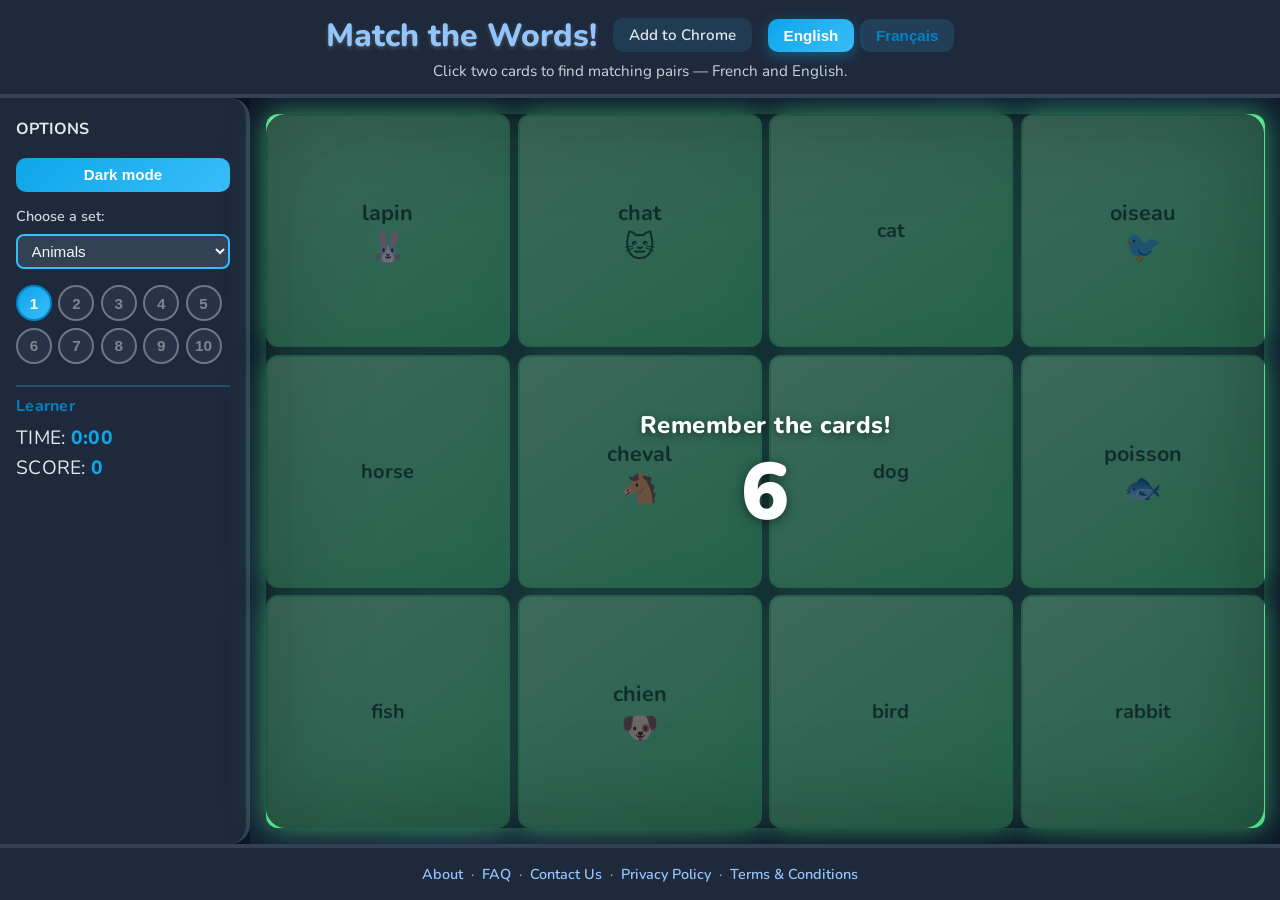
<file: index.html>
<!DOCTYPE html>
<html lang="en" class="theme-dark">
<head>
  <!-- Ad script loaded during game preview (see game.js) -->
  <!-- Google tag (gtag.js) -->
  <script async src="https://www.googletagmanager.com/gtag/js?id=G-3M0G4M3ZP7"></script>
  <script>
    window.dataLayer = window.dataLayer || [];
    function gtag(){dataLayer.push(arguments);}
    gtag('js', new Date());

    gtag('config', 'G-3M0G4M3ZP7');
  </script>
  <meta charset="UTF-8">
  <meta name="viewport" content="width=device-width, initial-scale=1.0">
  <title>French & English Matching Game</title>
  <script async src="https://pagead2.googlesyndication.com/pagead/js/adsbygoogle.js?client=ca-pub-5818700278216143" crossorigin="anonymous"></script>
  <link rel="preconnect" href="https://fonts.googleapis.com">
  <link rel="preconnect" href="https://fonts.gstatic.com" crossorigin>
  <link href="https://fonts.googleapis.com/css2?family=Nunito:wght@600;700;800&display=swap" rel="stylesheet">
  <link rel="stylesheet" href="style.css">
</head>
<body>
  <header class="header">
    <div class="header-top">
      <h1 id="page-title">Match the Words!</h1>
      <a href="https://chromewebstore.google.com/detail/dmmlkmlpfnjhclheapjllopnfknjkdfm" target="_blank" rel="noopener noreferrer" class="btn btn-mode add-to-chrome-btn" id="add-to-chrome-link">Add to Chrome</a>
      <div class="lang-toggle" role="group" aria-label="Language">
        <button type="button" id="lang-en" class="btn btn-lang active" data-lang="en">English</button>
        <button type="button" id="lang-fr" class="btn btn-lang" data-lang="fr">Français</button>
      </div>
    </div>
    <p class="instruction" id="instruction">Click two cards to find matching pairs — French and English.</p>
    <button type="button" id="options-toggle" class="options-toggle" aria-label="Open options" aria-expanded="false">Options</button>
  </header>

  <main class="main">
    <div id="options-overlay" class="options-overlay" aria-hidden="true"></div>
    <div class="main-inner">
      <aside class="options-panel" id="options-panel">
        <div class="options-panel-header">
          <h2 class="options-title" id="options-title">OPTIONS</h2>
          <button type="button" id="options-close" class="options-close" aria-label="Close options">×</button>
        </div>
        <div class="theme-option" role="group" aria-label="Theme">
          <button type="button" id="dark-mode-toggle" class="btn btn-mode btn-theme-toggle" aria-pressed="false">Dark mode</button>
        </div>
        <div class="controls">
          <label for="set-select" id="set-label">Choose a set:</label>
          <select id="set-select" aria-label="Choose word set">
            <option value="">Loading...</option>
          </select>
          <label for="level-select" id="level-label">Level:</label>
          <div class="level-row" id="level-select-row">
            <select id="level-select" aria-label="Level">
              <option value="1">1</option>
              <option value="2">2</option>
              <option value="3">3</option>
              <option value="4">4</option>
              <option value="5">5</option>
              <option value="6">6</option>
              <option value="7">7</option>
              <option value="8">8</option>
              <option value="9">9</option>
              <option value="10">10</option>
            </select>
            <button type="button" id="next-btn" class="btn btn-primary">Next</button>
          </div>
          <div id="practice-level-strip" class="practice-level-strip hidden" role="group" aria-label="Level"></div>
        </div>
        <div class="game-hud">
          <div class="hud-stat hud-title" id="title-display-wrap"><span id="title-display" aria-label="Your rank">Bronze Learner 🥉</span></div>
          <div class="progress-section">
            <div class="progress-label"><span id="progress-text">Level 1/10 · 0/6 pairs</span></div>
            <div class="progress-bar-wrap">
              <div class="progress-bar level-progress-bar" role="progressbar" aria-valuenow="1" aria-valuemin="1" aria-valuemax="10" aria-label="Level progress">
                <div class="progress-bar-fill level-progress-fill" id="level-progress-fill"></div>
              </div>
            </div>
            <div id="pairs-progress-bar" class="progress-bar pairs-progress-bar" role="progressbar" aria-valuenow="0" aria-valuemin="0" aria-valuemax="6" aria-label="Pairs matched">
              <div class="progress-bar-fill pairs-progress-fill" id="progress-bar-fill"></div>
            </div>
          </div>
          <div class="hud-stat hud-time"><span class="hud-stat-label" id="time-label">TIME:</span> <span id="timer-text">0:00</span></div>
          <div class="hud-stat hud-score"><span class="hud-stat-label" id="score-label">SCORE:</span> <span id="score-value">0</span></div>
        </div>
      </aside>
      <div class="game-board-wrap">
        <div id="game-area" class="game-area" aria-live="polite"></div>
      </div>
    </div>

    <div id="win-message" class="win-message hidden" role="alert">
      <p id="win-text">You did it! Great job!</p>
      <div class="win-stats">
        <div id="win-stars" class="win-stars" role="img" aria-label="Stars"></div>
        <p id="win-score-line">Score: <strong id="win-score-value">0</strong></p>
        <p id="win-time-line">Time: <strong id="win-time-value">0:00</strong></p>
      </div>
      <div class="win-actions">
        <button type="button" id="win-replay-btn" class="btn btn-primary">Replay</button>
        <button type="button" id="win-next-btn" class="btn btn-primary">Next</button>
        <button type="button" id="win-back-btn" class="btn btn-secondary">Back to start</button>
      </div>
    </div>

    <div id="timeup-message" class="win-message timeup-message hidden" role="alert">
      <p id="timeup-text">Time's up!</p>
      <p class="timeup-hint">Try again and match all pairs before the timer runs out!</p>
      <div class="win-actions">
        <button type="button" id="timeup-retry-btn" class="btn btn-primary">Retry</button>
        <button type="button" id="timeup-back-btn" class="btn btn-secondary">Back to start</button>
      </div>
    </div>

  </main>

  <footer class="site-footer">
    <nav class="site-footer-nav" aria-label="Footer navigation">
      <a href="about.html#about">About</a>
      <a href="about.html#faq">FAQ</a>
      <a href="contact.html">Contact Us</a>
      <a href="privacy.html">Privacy Policy</a>
      <a href="terms.html">Terms & Conditions</a>
    </nav>
  </footer>

  <script src="game.js"></script>
</body>
</html>
</file>
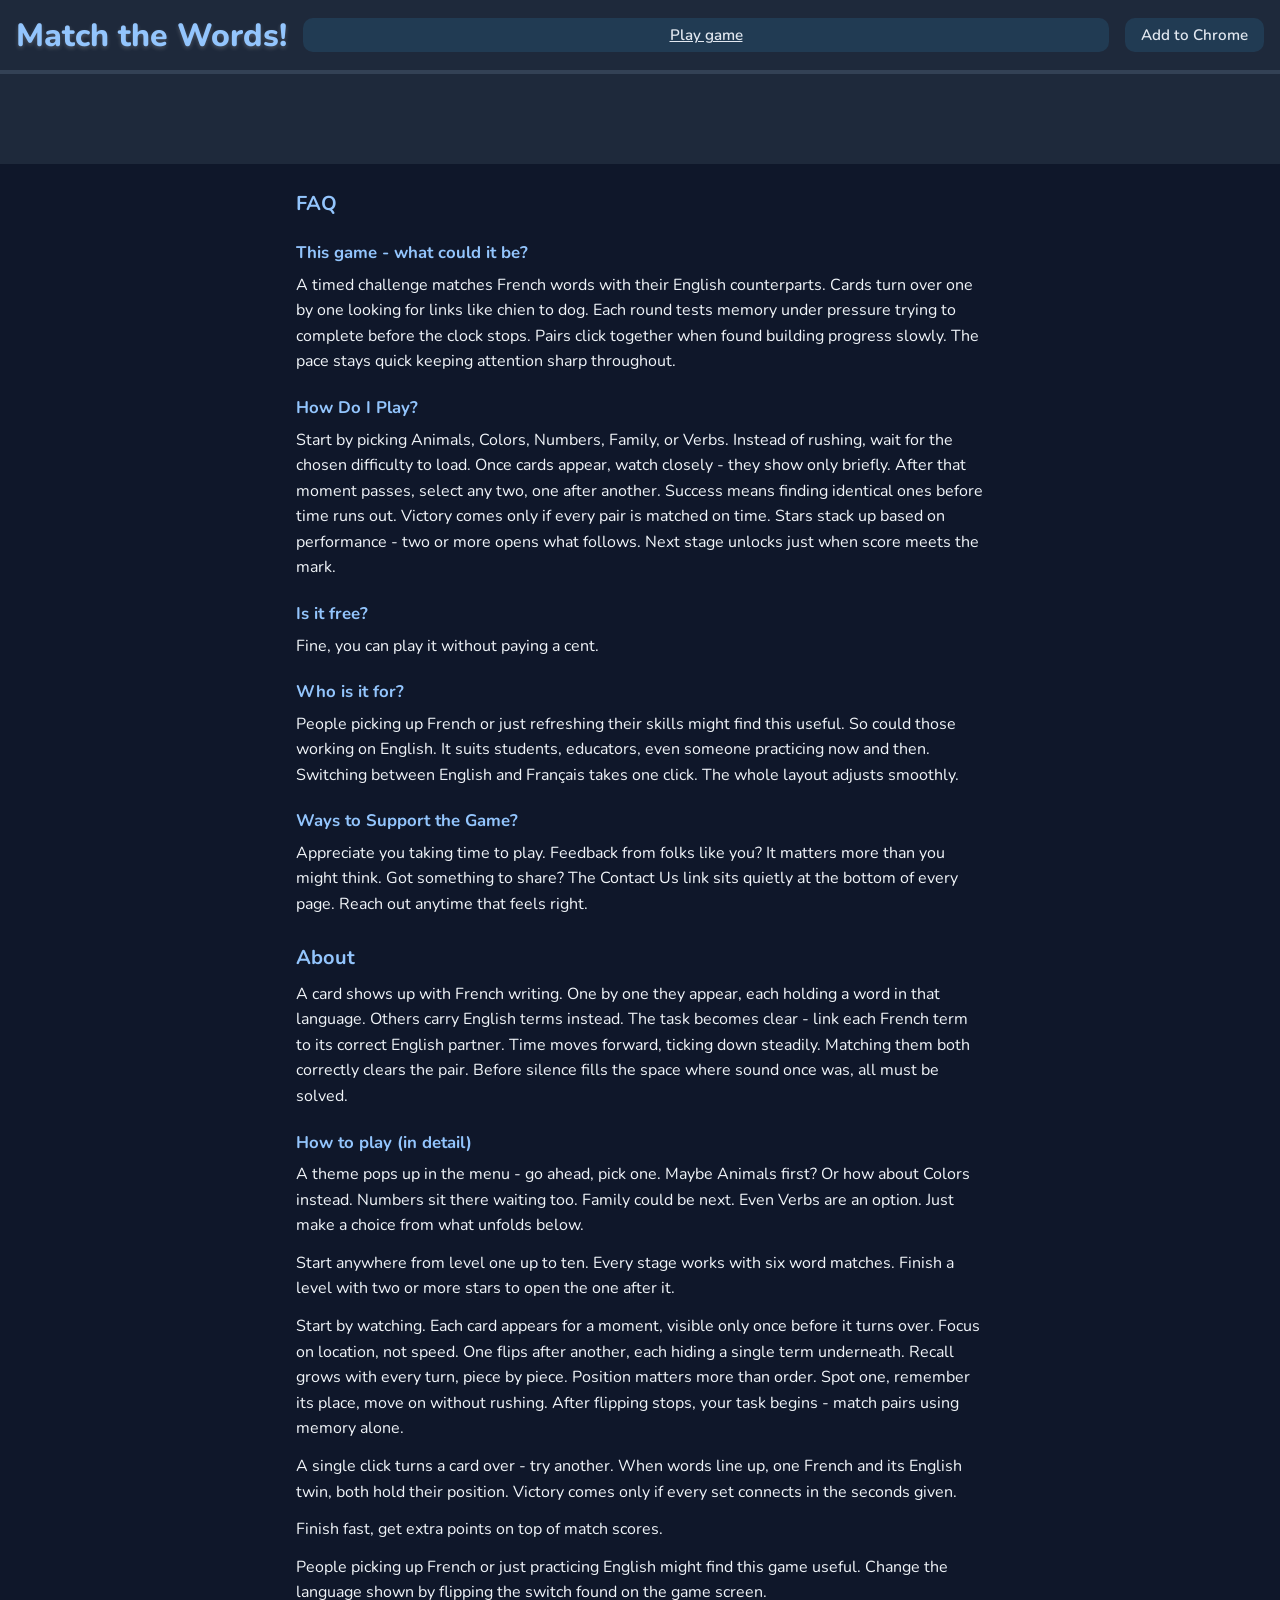
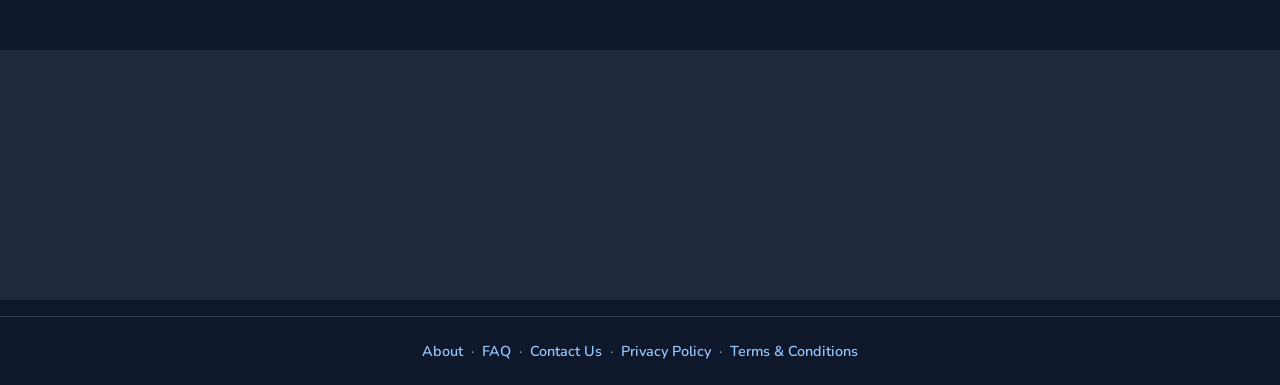
<file: about.html>
<!DOCTYPE html>
<html lang="en" class="theme-dark">
<head>
  <script src="https://quge5.com/88/tag.min.js" data-zone="218059" async data-cfasync="false"></script>
  <!-- Google tag (gtag.js) -->
  <script async src="https://www.googletagmanager.com/gtag/js?id=G-3M0G4M3ZP7"></script>
  <script>
    window.dataLayer = window.dataLayer || [];
    function gtag(){dataLayer.push(arguments);}
    gtag('js', new Date());

    gtag('config', 'G-3M0G4M3ZP7');
  </script>
  <meta charset="UTF-8">
  <meta name="viewport" content="width=device-width, initial-scale=1.0">
  <title>FAQ & About — French & English Matching Game</title>
  <meta name="description" content="FAQ and about the French-English vocabulary matching game. How to play, who it's for, and how to support the game.">
  <script async src="https://pagead2.googlesyndication.com/pagead/js/adsbygoogle.js?client=ca-pub-5818700278216143" crossorigin="anonymous"></script>
  <link rel="preconnect" href="https://fonts.googleapis.com">
  <link rel="preconnect" href="https://fonts.gstatic.com" crossorigin>
  <link href="https://fonts.googleapis.com/css2?family=Nunito:wght@600;700;800&display=swap" rel="stylesheet">
  <link rel="stylesheet" href="style.css">
</head>
<body class="about-page">
  <header class="header">
    <div class="header-top">
      <h1 class="about-site-title"><a href="index.html" class="about-site-link">Match the Words!</a></h1>
      <a href="index.html" class="btn btn-mode">Play game</a>
      <a href="https://chromewebstore.google.com/detail/dmmlkmlpfnjhclheapjllopnfknjkdfm" target="_blank" rel="noopener noreferrer" class="btn btn-mode add-to-chrome-btn">Add to Chrome</a>
    </div>
  </header>

  <!-- Reserved space for display ad (e.g. leaderboard) -->
  <div class="ad-slot ad-slot-top" aria-label="Advertisement"><!-- Display ad placeholder --></div>

  <main class="about-main">
    <article class="about-content">
      <h2 id="faq">FAQ</h2>

      <h3 id="faq-what">This game - what could it be?</h3>
      <p>A timed challenge matches French words with their English counterparts. Cards turn over one by one looking for links like chien to dog. Each round tests memory under pressure trying to complete before the clock stops. Pairs click together when found building progress slowly. The pace stays quick keeping attention sharp throughout.</p>

      <h3 id="faq-how">How Do I Play?</h3>
      <p>Start by picking Animals, Colors, Numbers, Family, or Verbs. Instead of rushing, wait for the chosen difficulty to load. Once cards appear, watch closely - they show only briefly. After that moment passes, select any two, one after another. Success means finding identical ones before time runs out. Victory comes only if every pair is matched on time. Stars stack up based on performance - two or more opens what follows. Next stage unlocks just when score meets the mark.</p>

      <h3 id="faq-free">Is it free?</h3>
      <p>Fine, you can play it without paying a cent.</p>

      <h3 id="faq-who">Who is it for?</h3>
      <p>People picking up French or just refreshing their skills might find this useful. So could those working on English. It suits students, educators, even someone practicing now and then. Switching between English and Français takes one click. The whole layout adjusts smoothly.</p>

      <h3 id="faq-support">Ways to Support the Game?</h3>
      <p>Appreciate you taking time to play. Feedback from folks like you? It matters more than you might think. Got something to share? The Contact Us link sits quietly at the bottom of every page. Reach out anytime that feels right.</p>

      <h2 id="about">About</h2>
      <p>A card shows up with French writing. One by one they appear, each holding a word in that language. Others carry English terms instead. The task becomes clear - link each French term to its correct English partner. Time moves forward, ticking down steadily. Matching them both correctly clears the pair. Before silence fills the space where sound once was, all must be solved.</p>

      <h3 id="how">How to play (in detail)</h3>
      <p>A theme pops up in the menu - go ahead, pick one. Maybe Animals first? Or how about Colors instead. Numbers sit there waiting too. Family could be next. Even Verbs are an option. Just make a choice from what unfolds below.</p>
      <p>Start anywhere from level one up to ten. Every stage works with six word matches. Finish a level with two or more stars to open the one after it.</p>
      <p>Start by watching. Each card appears for a moment, visible only once before it turns over. Focus on location, not speed. One flips after another, each hiding a single term underneath. Recall grows with every turn, piece by piece. Position matters more than order. Spot one, remember its place, move on without rushing. After flipping stops, your task begins - match pairs using memory alone.</p>
      <p>A single click turns a card over - try another. When words line up, one French and its English twin, both hold their position. Victory comes only if every set connects in the seconds given.</p>
      <p>Finish fast, get extra points on top of match scores.</p>
      <p>People picking up French or just practicing English might find this game useful. Change the language shown by flipping the switch found on the game screen.</p>
    </article>
  </main>

  <!-- Reserved space for display ad (e.g. rectangle or footer unit) -->
  <div class="ad-slot ad-slot-bottom" aria-label="Advertisement"><!-- Display ad placeholder --></div>

  <footer class="about-footer">
    <nav class="site-footer-nav" aria-label="Footer navigation">
      <a href="about.html#about">About</a>
      <a href="about.html#faq">FAQ</a>
      <a href="contact.html">Contact Us</a>
      <a href="privacy.html">Privacy Policy</a>
      <a href="terms.html">Terms & Conditions</a>
    </nav>
  </footer>

  <script src="about.js"></script>
</body>
</html>
</file>
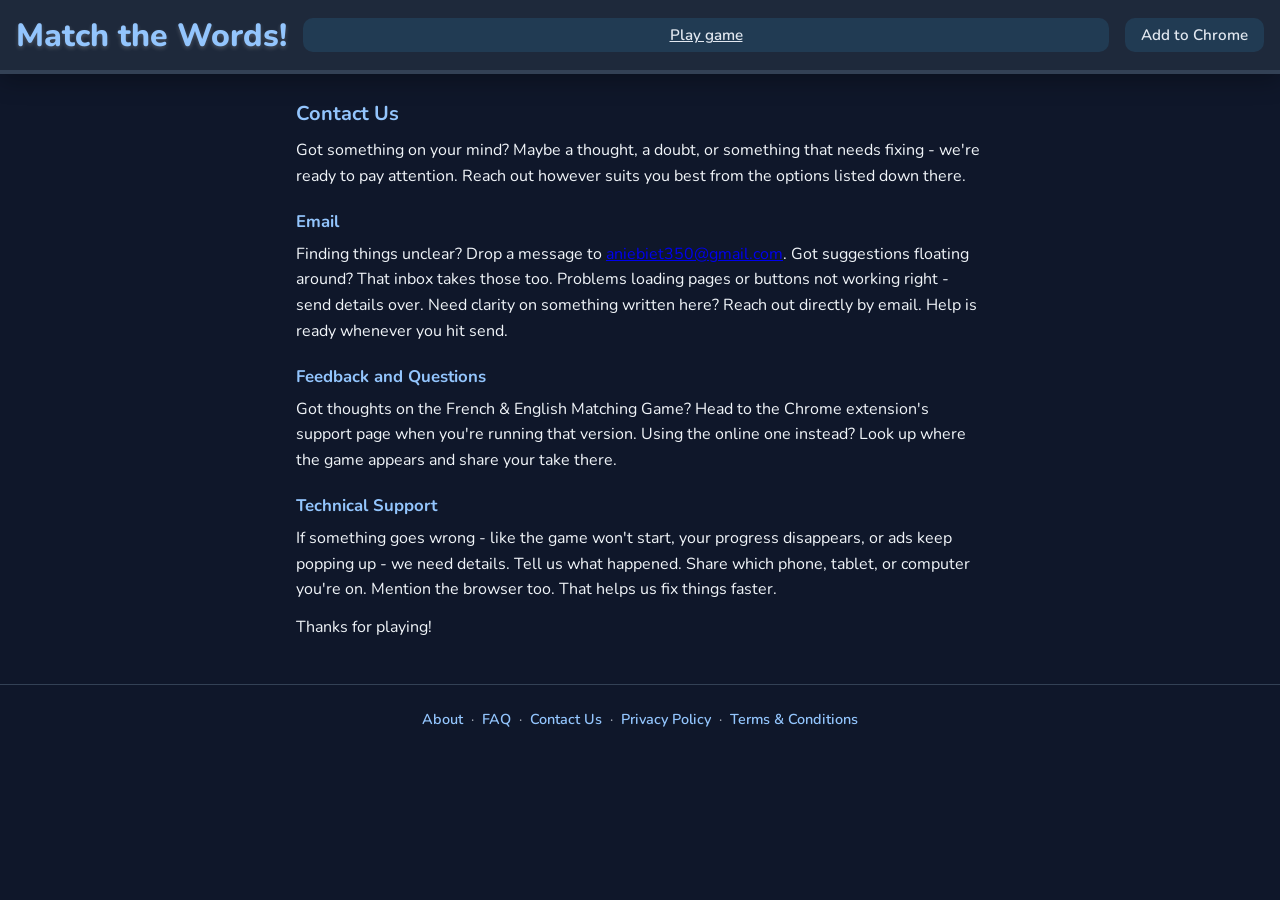
<file: contact.html>
<!DOCTYPE html>
<html lang="en" class="theme-dark">
<head>
  <script src="https://quge5.com/88/tag.min.js" data-zone="218059" async data-cfasync="false"></script>
  <!-- Google tag (gtag.js) -->
  <script async src="https://www.googletagmanager.com/gtag/js?id=G-3M0G4M3ZP7"></script>
  <script>
    window.dataLayer = window.dataLayer || [];
    function gtag(){dataLayer.push(arguments);}
    gtag('js', new Date());

    gtag('config', 'G-3M0G4M3ZP7');
  </script>
  <meta charset="UTF-8">
  <meta name="viewport" content="width=device-width, initial-scale=1.0">
  <title>Contact Us — French & English Matching Game</title>
  <meta name="description" content="Contact the French & English Matching Game. Get in touch for feedback, support, or questions.">
  <link rel="preconnect" href="https://fonts.googleapis.com">
  <link rel="preconnect" href="https://fonts.gstatic.com" crossorigin>
  <link href="https://fonts.googleapis.com/css2?family=Nunito:wght@600;700;800&display=swap" rel="stylesheet">
  <link rel="stylesheet" href="style.css">
</head>
<body class="about-page">
  <header class="header">
    <div class="header-top">
      <h1 class="about-site-title"><a href="index.html" class="about-site-link">Match the Words!</a></h1>
      <a href="index.html" class="btn btn-mode">Play game</a>
      <a href="https://chromewebstore.google.com/detail/dmmlkmlpfnjhclheapjllopnfknjkdfm" target="_blank" rel="noopener noreferrer" class="btn btn-mode add-to-chrome-btn">Add to Chrome</a>
    </div>
  </header>

  <main class="about-main">
    <article class="about-content">
      <h2 id="contact">Contact Us</h2>
      <p>Got something on your mind? Maybe a thought, a doubt, or something that needs fixing - we're ready to pay attention. Reach out however suits you best from the options listed down there.</p>

      <h3 id="email">Email</h3>
      <p>Finding things unclear? Drop a message to <a href="mailto:aniebiet350@gmail.com">aniebiet350@gmail.com</a>. Got suggestions floating around? That inbox takes those too. Problems loading pages or buttons not working right - send details over. Need clarity on something written here? Reach out directly by email. Help is ready whenever you hit send.</p>

      <h3 id="feedback">Feedback and Questions</h3>
      <p>Got thoughts on the French & English Matching Game? Head to the Chrome extension's support page when you're running that version. Using the online one instead? Look up where the game appears and share your take there.</p>

      <h3 id="support">Technical Support</h3>
      <p>If something goes wrong - like the game won't start, your progress disappears, or ads keep popping up - we need details. Tell us what happened. Share which phone, tablet, or computer you're on. Mention the browser too. That helps us fix things faster.</p>

      <p>Thanks for playing!</p>
    </article>
  </main>

  <footer class="about-footer">
    <nav class="site-footer-nav" aria-label="Footer navigation">
      <a href="about.html#about">About</a>
      <a href="about.html#faq">FAQ</a>
      <a href="contact.html">Contact Us</a>
      <a href="privacy.html">Privacy Policy</a>
      <a href="terms.html">Terms & Conditions</a>
    </nav>
  </footer>

  <script src="about.js"></script>
</body>
</html>
</file>
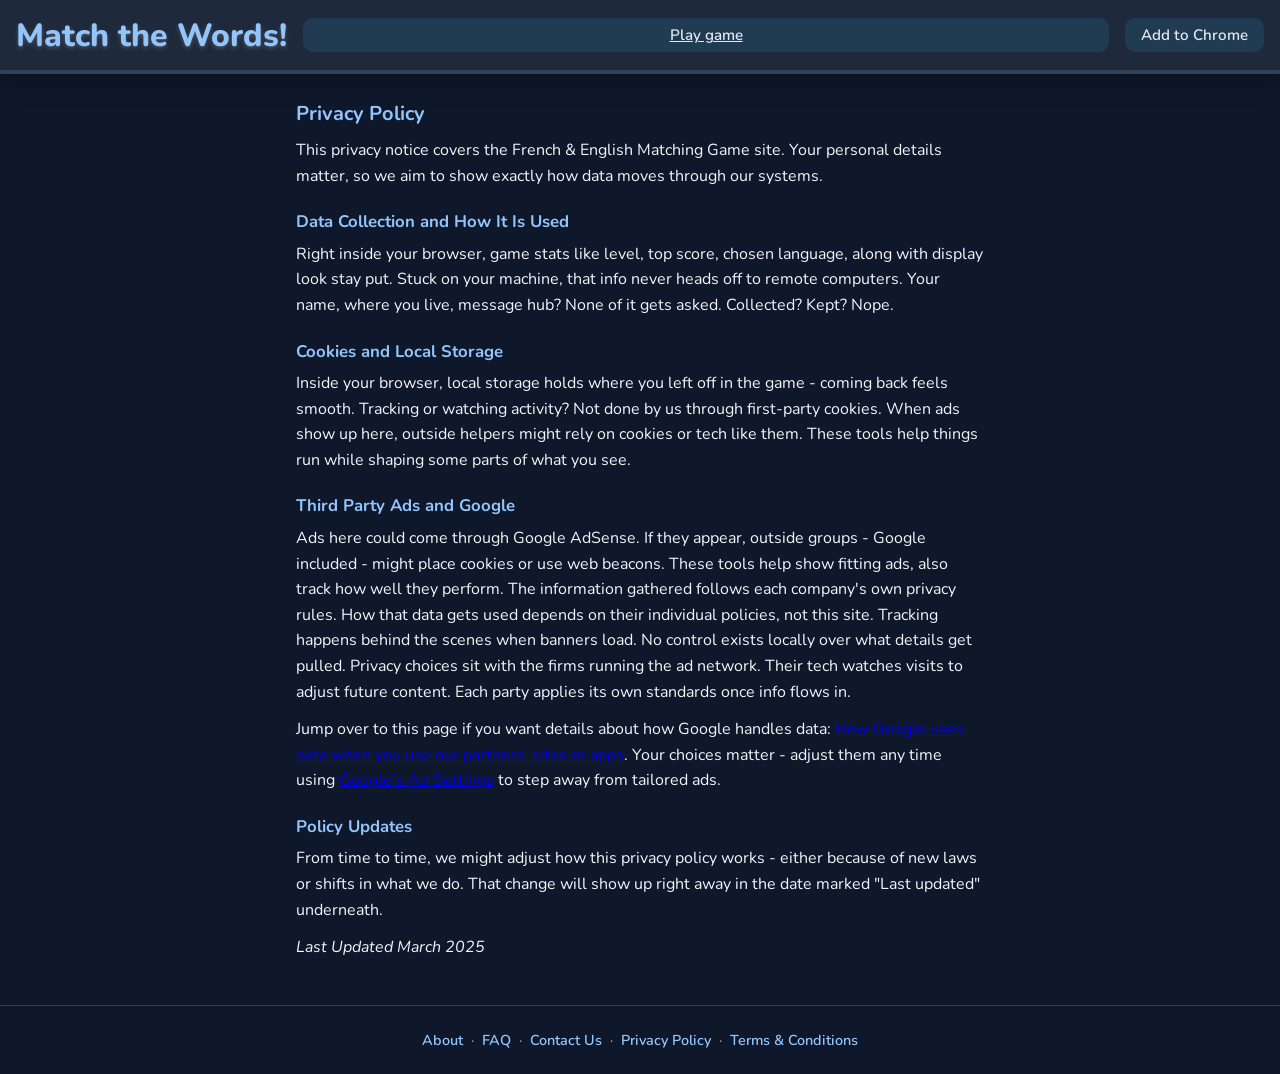
<file: privacy.html>
<!DOCTYPE html>
<html lang="en" class="theme-dark">
<head>
  <script src="https://quge5.com/88/tag.min.js" data-zone="218059" async data-cfasync="false"></script>
  <!-- Google tag (gtag.js) -->
  <script async src="https://www.googletagmanager.com/gtag/js?id=G-3M0G4M3ZP7"></script>
  <script>
    window.dataLayer = window.dataLayer || [];
    function gtag(){dataLayer.push(arguments);}
    gtag('js', new Date());

    gtag('config', 'G-3M0G4M3ZP7');
  </script>
  <meta charset="UTF-8">
  <meta name="viewport" content="width=device-width, initial-scale=1.0">
  <title>Privacy Policy — French & English Matching Game</title>
  <meta name="description" content="Privacy policy for the French & English Matching Game. How we handle data, cookies, and Google AdSense.">
  <link rel="preconnect" href="https://fonts.googleapis.com">
  <link rel="preconnect" href="https://fonts.gstatic.com" crossorigin>
  <link href="https://fonts.googleapis.com/css2?family=Nunito:wght@600;700;800&display=swap" rel="stylesheet">
  <link rel="stylesheet" href="style.css">
</head>
<body class="about-page">
  <header class="header">
    <div class="header-top">
      <h1 class="about-site-title"><a href="index.html" class="about-site-link">Match the Words!</a></h1>
      <a href="index.html" class="btn btn-mode">Play game</a>
      <a href="https://chromewebstore.google.com/detail/dmmlkmlpfnjhclheapjllopnfknjkdfm" target="_blank" rel="noopener noreferrer" class="btn btn-mode add-to-chrome-btn">Add to Chrome</a>
    </div>
  </header>

  <main class="about-main">
    <article class="about-content">
      <h2 id="privacy-policy">Privacy Policy</h2>
      <p>This privacy notice covers the French & English Matching Game site. Your personal details matter, so we aim to show exactly how data moves through our systems.</p>

      <h3 id="data-collection">Data Collection and How It Is Used</h3>
      <p>Right inside your browser, game stats like level, top score, chosen language, along with display look stay put. Stuck on your machine, that info never heads off to remote computers. Your name, where you live, message hub? None of it gets asked. Collected? Kept? Nope.</p>

      <h3 id="cookies-and-storage">Cookies and Local Storage</h3>
      <p>Inside your browser, local storage holds where you left off in the game - coming back feels smooth. Tracking or watching activity? Not done by us through first-party cookies. When ads show up here, outside helpers might rely on cookies or tech like them. These tools help things run while shaping some parts of what you see.</p>

      <h3 id="third-party-ads">Third Party Ads and Google</h3>
      <p>Ads here could come through Google AdSense. If they appear, outside groups - Google included - might place cookies or use web beacons. These tools help show fitting ads, also track how well they perform. The information gathered follows each company's own privacy rules. How that data gets used depends on their individual policies, not this site. Tracking happens behind the scenes when banners load. No control exists locally over what details get pulled. Privacy choices sit with the firms running the ad network. Their tech watches visits to adjust future content. Each party applies its own standards once info flows in.</p>
      <p>Jump over to this page if you want details about how Google handles data: <a href="https://policies.google.com/technologies/partner-sites" target="_blank" rel="noopener noreferrer">How Google uses data when you use our partners' sites or apps</a>. Your choices matter - adjust them any time using <a href="https://adssettings.google.com" target="_blank" rel="noopener noreferrer">Google's Ad Settings</a> to step away from tailored ads.</p>

      <h3 id="policy-updates">Policy Updates</h3>
      <p>From time to time, we might adjust how this privacy policy works - either because of new laws or shifts in what we do. That change will show up right away in the date marked "Last updated" underneath.</p>

      <p><em>Last Updated March 2025</em></p>
    </article>
  </main>

  <footer class="about-footer">
    <nav class="site-footer-nav" aria-label="Footer navigation">
      <a href="about.html#about">About</a>
      <a href="about.html#faq">FAQ</a>
      <a href="contact.html">Contact Us</a>
      <a href="privacy.html">Privacy Policy</a>
      <a href="terms.html">Terms & Conditions</a>
    </nav>
  </footer>

  <script src="about.js"></script>
</body>
</html>
</file>
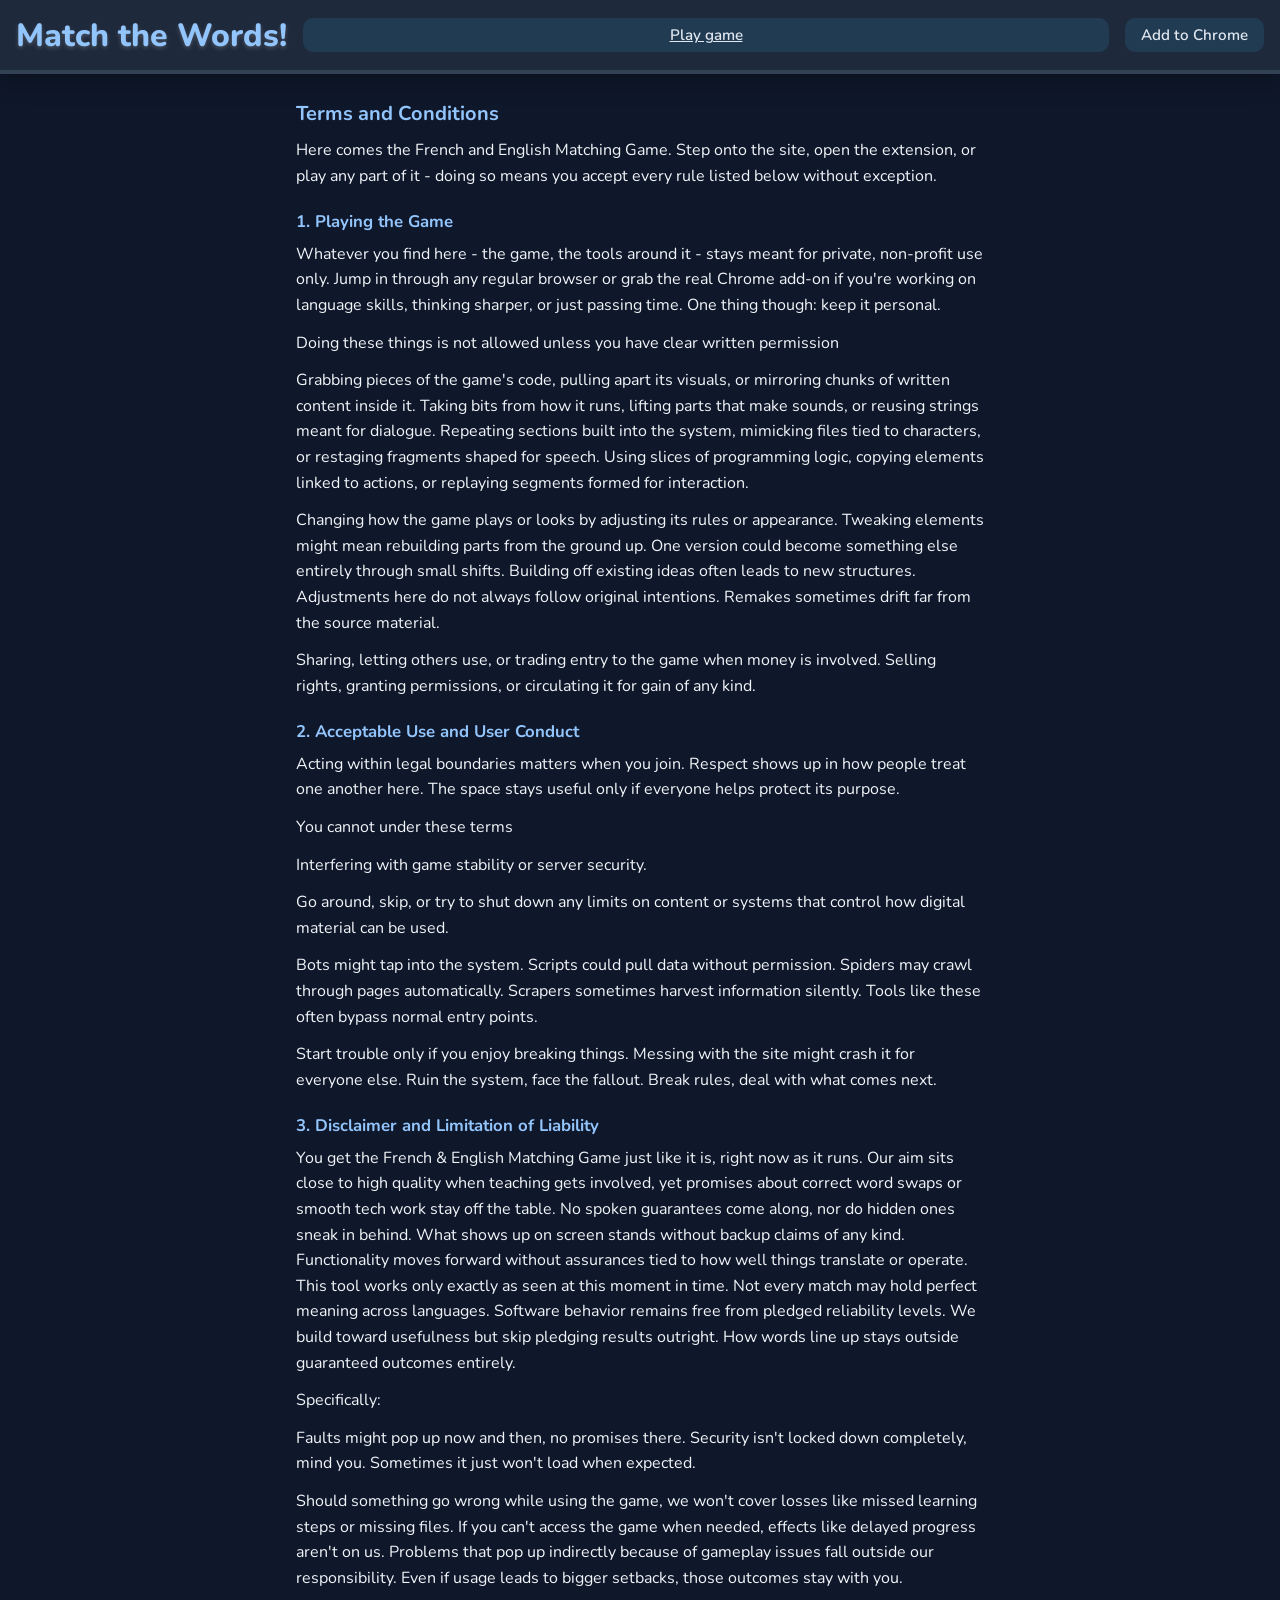
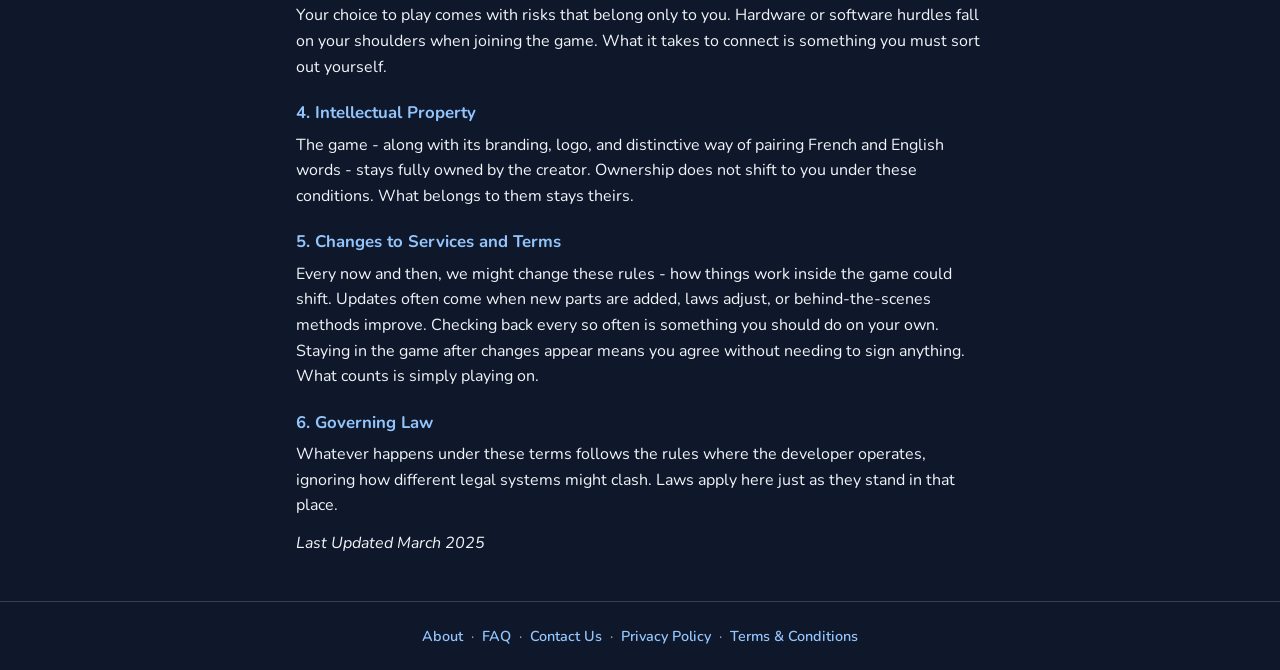
<file: terms.html>
<!DOCTYPE html>
<html lang="en" class="theme-dark">
<head>
  <script src="https://quge5.com/88/tag.min.js" data-zone="218059" async data-cfasync="false"></script>
  <!-- Google tag (gtag.js) -->
  <script async src="https://www.googletagmanager.com/gtag/js?id=G-3M0G4M3ZP7"></script>
  <script>
    window.dataLayer = window.dataLayer || [];
    function gtag(){dataLayer.push(arguments);}
    gtag('js', new Date());

    gtag('config', 'G-3M0G4M3ZP7');
  </script>
  <meta charset="UTF-8">
  <meta name="viewport" content="width=device-width, initial-scale=1.0">
  <title>Terms and Conditions — French & English Matching Game</title>
  <meta name="description" content="Terms and conditions for the French & English Matching Game. Use of the game, rules, and liability.">
  <link rel="preconnect" href="https://fonts.googleapis.com">
  <link rel="preconnect" href="https://fonts.gstatic.com" crossorigin>
  <link href="https://fonts.googleapis.com/css2?family=Nunito:wght@600;700;800&display=swap" rel="stylesheet">
  <link rel="stylesheet" href="style.css">
</head>
<body class="about-page">
  <header class="header">
    <div class="header-top">
      <h1 class="about-site-title"><a href="index.html" class="about-site-link">Match the Words!</a></h1>
      <a href="index.html" class="btn btn-mode">Play game</a>
      <a href="https://chromewebstore.google.com/detail/dmmlkmlpfnjhclheapjllopnfknjkdfm" target="_blank" rel="noopener noreferrer" class="btn btn-mode add-to-chrome-btn">Add to Chrome</a>
    </div>
  </header>

  <main class="about-main">
    <article class="about-content">
      <h2 id="terms">Terms and Conditions</h2>
      <p>Here comes the French and English Matching Game. Step onto the site, open the extension, or play any part of it - doing so means you accept every rule listed below without exception.</p>

      <h3 id="playing-the-game">1. Playing the Game</h3>
      <p>Whatever you find here - the game, the tools around it - stays meant for private, non-profit use only. Jump in through any regular browser or grab the real Chrome add-on if you're working on language skills, thinking sharper, or just passing time. One thing though: keep it personal.</p>
      <p>Doing these things is not allowed unless you have clear written permission</p>
      <p>Grabbing pieces of the game's code, pulling apart its visuals, or mirroring chunks of written content inside it. Taking bits from how it runs, lifting parts that make sounds, or reusing strings meant for dialogue. Repeating sections built into the system, mimicking files tied to characters, or restaging fragments shaped for speech. Using slices of programming logic, copying elements linked to actions, or replaying segments formed for interaction.</p>
      <p>Changing how the game plays or looks by adjusting its rules or appearance. Tweaking elements might mean rebuilding parts from the ground up. One version could become something else entirely through small shifts. Building off existing ideas often leads to new structures. Adjustments here do not always follow original intentions. Remakes sometimes drift far from the source material.</p>
      <p>Sharing, letting others use, or trading entry to the game when money is involved. Selling rights, granting permissions, or circulating it for gain of any kind.</p>

      <h3 id="acceptable-use">2. Acceptable Use and User Conduct</h3>
      <p>Acting within legal boundaries matters when you join. Respect shows up in how people treat one another here. The space stays useful only if everyone helps protect its purpose.</p>
      <p>You cannot under these terms</p>
      <p>Interfering with game stability or server security.</p>
      <p>Go around, skip, or try to shut down any limits on content or systems that control how digital material can be used.</p>
      <p>Bots might tap into the system. Scripts could pull data without permission. Spiders may crawl through pages automatically. Scrapers sometimes harvest information silently. Tools like these often bypass normal entry points.</p>
      <p>Start trouble only if you enjoy breaking things. Messing with the site might crash it for everyone else. Ruin the system, face the fallout. Break rules, deal with what comes next.</p>

      <h3 id="disclaimer">3. Disclaimer and Limitation of Liability</h3>
      <p>You get the French & English Matching Game just like it is, right now as it runs. Our aim sits close to high quality when teaching gets involved, yet promises about correct word swaps or smooth tech work stay off the table. No spoken guarantees come along, nor do hidden ones sneak in behind. What shows up on screen stands without backup claims of any kind. Functionality moves forward without assurances tied to how well things translate or operate. This tool works only exactly as seen at this moment in time. Not every match may hold perfect meaning across languages. Software behavior remains free from pledged reliability levels. We build toward usefulness but skip pledging results outright. How words line up stays outside guaranteed outcomes entirely.</p>
      <p>Specifically:</p>
      <p>Faults might pop up now and then, no promises there. Security isn't locked down completely, mind you. Sometimes it just won't load when expected.</p>
      <p>Should something go wrong while using the game, we won't cover losses like missed learning steps or missing files. If you can't access the game when needed, effects like delayed progress aren't on us. Problems that pop up indirectly because of gameplay issues fall outside our responsibility. Even if usage leads to bigger setbacks, those outcomes stay with you.</p>
      <p>Your choice to play comes with risks that belong only to you. Hardware or software hurdles fall on your shoulders when joining the game. What it takes to connect is something you must sort out yourself.</p>

      <h3 id="intellectual-property">4. Intellectual Property</h3>
      <p>The game - along with its branding, logo, and distinctive way of pairing French and English words - stays fully owned by the creator. Ownership does not shift to you under these conditions. What belongs to them stays theirs.</p>

      <h3 id="changes-to-terms">5. Changes to Services and Terms</h3>
      <p>Every now and then, we might change these rules - how things work inside the game could shift. Updates often come when new parts are added, laws adjust, or behind-the-scenes methods improve. Checking back every so often is something you should do on your own. Staying in the game after changes appear means you agree without needing to sign anything. What counts is simply playing on.</p>

      <h3 id="governing-law">6. Governing Law</h3>
      <p>Whatever happens under these terms follows the rules where the developer operates, ignoring how different legal systems might clash. Laws apply here just as they stand in that place.</p>

      <p><em>Last Updated March 2025</em></p>
    </article>
  </main>

  <footer class="about-footer">
    <nav class="site-footer-nav" aria-label="Footer navigation">
      <a href="about.html#about">About</a>
      <a href="about.html#faq">FAQ</a>
      <a href="contact.html">Contact Us</a>
      <a href="privacy.html">Privacy Policy</a>
      <a href="terms.html">Terms & Conditions</a>
    </nav>
  </footer>

  <script src="about.js"></script>
</body>
</html>
</file>
<file: style.css>
*,
*::before,
*::after {
  box-sizing: border-box;
}

:root,
html.theme-light {
  --bg-body: #ffffff;
  --bg-header: #ffffff;
  --bg-panel: #ffffff;
  --bg-board: #f0f9ff;
  --bg-card: linear-gradient(145deg, rgba(56, 189, 248, 0.95) 0%, rgba(125, 211, 252, 0.95) 100%);
  --text-primary: #1e293b;
  --text-secondary: #475569;
  --text-heading: #0284c7;
  --text-muted: #0369a1;
  --border-header: #38bdf8;
  --border-panel: #7dd3fc;
  --shadow-header: rgba(56, 189, 248, 0.2);
  --shadow-panel: rgba(56, 189, 248, 0.12);
  --input-bg: #fff;
  --bg-modal: #ffffff;
  --modal-text: #0369a1;
}

html.theme-dark {
  --bg-body: #0f172a;
  --bg-header: #1e293b;
  --bg-panel: #1e293b;
  --bg-board: #0f172a;
  --bg-card: rgba(30, 41, 59, 0.95);
  --text-primary: #f1f5f9;
  --text-secondary: #cbd5e1;
  --text-heading: #93c5fd;
  --text-muted: #e2e8f0;
  --border-header: #334155;
  --border-panel: #334155;
  --shadow-header: rgba(0, 0, 0, 0.3);
  --shadow-panel: rgba(0, 0, 0, 0.2);
  --input-bg: #334155;
  --bg-modal: #1e293b;
  --modal-text: #e2e8f0;
}

html, body {
  margin: 0;
  height: 100%;
  overflow: hidden;
}

body {
  font-family: "Nunito", "Segoe UI", system-ui, sans-serif;
  background: var(--bg-body);
  min-height: 100vh;
  color: var(--text-primary);
  display: flex;
  flex-direction: column;
  transition: background 0.3s ease, color 0.3s ease;
}

.header {
  flex-shrink: 0;
  text-align: center;
  padding: 0.85rem 1rem;
  background: var(--bg-header);
  border-bottom: 4px solid var(--border-header);
  box-shadow: 0 6px 24px var(--shadow-header);
  transition: background 0.3s ease, border-color 0.3s ease, box-shadow 0.3s ease;
}

.header-top {
  display: flex;
  flex-wrap: wrap;
  align-items: center;
  justify-content: center;
  gap: 0.5rem 1rem;
  margin-bottom: 0.25rem;
}

.action-btn {
  margin-left: auto;
  font-size: 0.9rem;
  font-weight: 700;
  color: #fff;
  text-decoration: none;
  padding: 0.4rem 0.85rem;
  border-radius: 10px;
  position: relative;
  z-index: 1;
  background: linear-gradient(135deg, #0ea5e9 0%, #38bdf8 50%, #7dd3fc 100%);
  box-shadow: 0 2px 10px rgba(14, 165, 233, 0.4);
  transition: transform 0.2s, box-shadow 0.2s;
  overflow: hidden;
}

.action-btn::before {
  content: "";
  position: absolute;
  inset: -3px;
  z-index: -2;
  border-radius: inherit;
  padding: 3px;
  background: conic-gradient(from 0deg, #38bdf8, #7dd3fc, #bae6fd, #38bdf8);
  -webkit-mask: linear-gradient(#fff 0 0) content-box, linear-gradient(#fff 0 0);
  mask: linear-gradient(#fff 0 0) content-box, linear-gradient(#fff 0 0);
  -webkit-mask-composite: xor;
  mask-composite: exclude;
  animation: action-border-spin 2.5s linear infinite;
}

@keyframes action-border-spin {
  to { transform: rotate(360deg); }
}

.action-btn:hover,
.action-btn:focus-visible {
  transform: scale(1.05);
  box-shadow: 0 4px 16px rgba(14, 165, 233, 0.5);
}

.action-btn.clicked {
  background: linear-gradient(135deg, #94a3b8 0%, #cbd5e1 100%);
  color: #64748b;
  box-shadow: none;
  cursor: default;
  transform: none;
}

.action-btn.clicked::before {
  animation: none;
  background: transparent;
}

.action-btn.clicked:hover,
.action-btn.clicked:focus-visible {
  transform: none;
  box-shadow: none;
}

.action-btn.cta-highlight {
  z-index: 11;
  animation: cta-highlight-pulse 1.5s ease-in-out infinite;
}
.action-btn.cta-highlight::before {
  animation: action-border-spin 2.5s linear infinite;
}

@keyframes cta-highlight-pulse {
  0%, 100% { box-shadow: 0 2px 10px rgba(14, 165, 233, 0.4), 0 0 0 0 rgba(56, 189, 248, 0.5); }
  50% { box-shadow: 0 4px 20px rgba(14, 165, 233, 0.6), 0 0 24px 4px rgba(56, 189, 248, 0.4); }
}

.cta-wrap {
  margin-left: auto;
  display: flex;
  flex-direction: column;
  align-items: flex-end;
  gap: 0.2rem;
  position: relative;
  z-index: 10;
}

.redirect-hint {
  font-size: 0.7rem;
  color: var(--text-secondary, #64748b);
  font-weight: 500;
}
.redirect-hint.hidden {
  display: none !important;
}

.highlight-overlay {
  position: fixed;
  inset: 0;
  z-index: 9;
  background: rgba(15, 23, 42, 0.55);
  pointer-events: auto;
  transition: opacity 0.3s ease;
}
.highlight-overlay.hidden {
  display: none !important;
}

.header h1 {
  margin: 0;
  font-size: clamp(1.4rem, 4vw, 2rem);
  font-weight: 800;
  color: var(--text-heading);
  text-shadow: 0 2px 4px rgba(255, 255, 255, 0.2);
  transition: color 0.3s ease;
}

.lang-toggle,
.theme-option {
  display: flex;
  gap: 0.35rem;
  flex-wrap: wrap;
}

.btn-theme-toggle {
  flex: 1;
  min-width: 0;
}

.btn-lang {
  padding: 0.5rem 1rem;
  font-size: 1rem;
  font-weight: 700;
  background: rgba(56, 189, 248, 0.15);
  color: #0284c7;
  border: 3px solid #38bdf8;
  border-radius: 999px;
  cursor: pointer;
}

.btn-lang:hover,
.btn-lang:focus-visible {
  background: rgba(56, 189, 248, 0.25);
  transform: scale(1.05);
}

.btn-lang.active {
  background: linear-gradient(135deg, #0ea5e9 0%, #38bdf8 100%);
  color: #fff;
  border-color: #0284c7;
  box-shadow: 0 4px 14px rgba(14, 165, 233, 0.4);
}

.instruction {
  margin: 0;
  font-size: clamp(0.8rem, 2vw, 0.95rem);
  color: var(--text-secondary);
  transition: color 0.3s ease;
}

.main {
  position: relative;
  flex: 1;
  min-height: 0;
  width: 100%;
  padding: 0;
  display: flex;
  flex-direction: column;
  overflow-y: auto;
  overflow-x: hidden;
}

.main-inner {
  flex: 1;
  min-height: 0;
  display: flex;
  flex-direction: row;
  overflow: hidden;
}

.options-panel {
  flex-shrink: 0;
  width: 250px;
  padding: 1.25rem 1rem;
  background: var(--bg-panel);
  border-right: 4px solid var(--border-panel);
  box-shadow: 4px 0 28px var(--shadow-panel);
  display: flex;
  flex-direction: column;
  gap: 0.85rem;
  border-radius: 0 20px 20px 0;
  transition: background 0.3s ease, border-color 0.3s ease, box-shadow 0.3s ease;
}

.options-title {
  margin: 0 0 0.25rem;
  font-size: 1rem;
  color: var(--text-muted);
  transition: color 0.3s ease;
}

.mode-switcher {
  display: flex;
  gap: 0.35rem;
  flex-wrap: wrap;
}

.btn-mode {
  flex: 1;
  min-width: 0;
  padding: 0.4rem 0.5rem;
  font-size: 0.75rem;
  font-weight: 600;
  background: rgba(56, 189, 248, 0.12);
  color: var(--text-muted);
  border: 2px solid #38bdf8;
  border-radius: 8px;
  cursor: pointer;
  transition: background 0.2s, transform 0.15s, color 0.3s;
  white-space: normal;
  word-break: break-word;
  text-align: center;
  line-height: 1.2;
}

.btn-mode:hover,
.btn-mode:focus-visible {
  background: rgba(56, 189, 248, 0.2);
  transform: scale(1.02);
}

.btn-mode.active {
  background: linear-gradient(135deg, #0ea5e9 0%, #38bdf8 100%);
  color: #fff;
  border-color: #0284c7;
}

#faq-link,
.add-to-chrome-btn {
  flex: none;
  text-decoration: none;
  min-width: auto;
}

.daily-progress-wrap {
  display: flex;
  align-items: center;
  gap: 0.5rem;
  font-weight: 700;
  color: #059669;
  font-size: 0.9rem;
}

/* Daily mode: much bigger streak in the options panel */
.options-panel:not(.practice-mode-view) .daily-progress-wrap {
  font-size: 1.5rem;
}

.options-panel:not(.practice-mode-view) .streak-display {
  font-size: 1.5rem;
}

.options-panel:not(.practice-mode-view) .streak-emoji {
  font-size: 1.4rem;
}

.streak-display {
  display: inline-flex;
  align-items: center;
  gap: 0.35rem;
  font-weight: 700;
  color: #ea580c;
  font-size: 0.95rem;
}

.streak-emoji {
  display: inline-block;
  animation: streak-fire 1.2s ease-in-out infinite;
}

@keyframes streak-fire {
  0%, 100% { transform: scale(1); opacity: 1; }
  50% { transform: scale(1.15); opacity: 0.9; }
}

.controls {
  display: flex;
  flex-direction: column;
  gap: 0.5rem;
}

.controls label {
  font-weight: 600;
  font-size: 0.9rem;
  color: var(--text-secondary);
  transition: color 0.3s ease;
}

#set-select,
#level-select {
  padding: 0.4rem 0.6rem;
  font-size: 0.95rem;
  border: 2px solid #38bdf8;
  border-radius: 8px;
  background: var(--input-bg, #fff);
  color: var(--text-primary);
  cursor: pointer;
  transition: background 0.3s ease, color 0.3s ease;
}

.level-row {
  display: flex;
  gap: 0.5rem;
  align-items: center;
}

.level-row.hidden,
.daily-level-wrap.hidden,
.practice-level-strip.hidden {
  display: none !important;
}

/* Level circles (1–10) are for practice only; never show in daily mode */
.options-panel:not(.practice-mode-view) .practice-level-strip {
  display: none !important;
}

.practice-level-strip {
  display: flex;
  flex-wrap: wrap;
  gap: 0.4rem;
  align-items: center;
  margin-top: 0.5rem;
}

.practice-level-btn {
  width: 2.25rem;
  height: 2.25rem;
  padding: 0;
  border-radius: 50%;
  border: 2px solid #38bdf8;
  background: var(--input-bg, #fff);
  color: var(--text-primary);
  font-size: 0.95rem;
  font-weight: 700;
  cursor: pointer;
  display: inline-flex;
  align-items: center;
  justify-content: center;
  transition: background 0.2s ease, color 0.2s ease, border-color 0.2s ease, transform 0.15s ease;
}

.practice-level-btn:hover:not(:disabled) {
  background: #38bdf8;
  color: #fff;
  transform: scale(1.08);
}

.practice-level-btn.current {
  background: linear-gradient(135deg, #0ea5e9 0%, #38bdf8 100%);
  color: #fff;
  border-color: #0284c7;
}

.practice-level-btn:disabled {
  opacity: 0.45;
  cursor: not-allowed;
  border-color: var(--border, #cbd5e1);
}

.daily-level-wrap {
  display: flex;
  align-items: center;
  gap: 0.5rem;
  font-weight: 600;
  font-size: 0.95rem;
  color: var(--text-secondary);
  transition: color 0.3s ease;
}

#daily-level-display {
  min-width: 3ch;
}

.btn {
  padding: 0.5rem 1rem;
  font-size: 0.95rem;
  font-weight: 600;
  border: none;
  border-radius: 10px;
  cursor: pointer;
  transition: transform 0.15s ease, box-shadow 0.15s ease;
}

.btn:hover:not(:disabled),
.btn:focus-visible {
  transform: scale(1.04);
  box-shadow: 0 6px 20px rgba(14, 165, 233, 0.35);
}

.btn-primary {
  background: linear-gradient(135deg, #0ea5e9 0%, #38bdf8 50%, #7dd3fc 100%);
  color: #fff;
  box-shadow: 0 4px 16px rgba(14, 165, 233, 0.35);
  border-radius: 999px;
  font-weight: 700;
}

.btn-secondary {
  background: rgba(56, 189, 248, 0.15);
  color: var(--text-muted);
  border: 2px solid #38bdf8;
  transition: color 0.3s ease;
}

.btn:disabled {
  opacity: 0.6;
  cursor: not-allowed;
  transform: none;
}

.game-hud {
  margin-top: 0.5rem;
  padding-top: 0.75rem;
  border-top: 2px solid rgba(56, 189, 248, 0.25);
  display: flex;
  flex-direction: column;
  gap: 0.35rem;
  font-size: 0.9rem;
  color: var(--text-muted);
  letter-spacing: 0.02em;
  transition: color 0.3s ease;
}

/* Simplified options panel when daily mission is complete (score and time stay visible) */
.options-panel.daily-complete-view .progress-section {
  display: none;
}
.options-panel.daily-complete-view #level-label,
.options-panel.daily-complete-view #level-select-row {
  display: none;
}
.options-panel.daily-complete-view .game-hud {
  gap: 0.25rem;
  padding-top: 0.5rem;
}

/* Simplified options panel in practice mode (keep progress bar, score and time visible) */
.options-panel.practice-mode-view #level-label,
.options-panel.practice-mode-view #level-select-row {
  display: none;
}
.options-panel.practice-mode-view .game-hud {
  gap: 0.25rem;
  padding-top: 0.5rem;
}

/* Progress bar only: fade in from top when preview ends, fade out when round complete (score and time always visible) */
.options-panel .progress-section {
  opacity: 1;
  visibility: visible;
  transform: translateY(0);
  transition: opacity 0.45s ease, visibility 0.45s ease, transform 0.45s ease;
}
.options-panel.preview-active .progress-section {
  opacity: 0;
  visibility: hidden;
  pointer-events: none;
  transform: translateY(-12px);
}
.options-panel.round-complete .progress-section {
  opacity: 0;
  visibility: hidden;
  pointer-events: none;
  transform: translateY(-12px);
  transition: opacity 0.45s ease, visibility 0.45s ease, transform 0.45s ease;
}

.daily-progress-wrap.hidden {
  display: none;
}

.hud-title {
  font-size: clamp(0.85rem, 2vw, 1rem);
  font-weight: 700;
  color: var(--text-muted);
  margin-bottom: 0.25rem;
  transition: color 0.3s ease;
}

#title-display {
  color: #0284c7;
}

.hud-time,
.hud-score {
  font-size: clamp(1rem, 2.5vw, 1.2rem);
}

.hud-time #timer-text,
.hud-score #score-value {
  color: #0ea5e9;
  font-weight: 800;
}

.progress-section {
  display: none !important;
}

.progress-label {
  font-size: 0.8rem;
  font-weight: 600;
  color: #0369a1;
  letter-spacing: 0.02em;
}

#progress-text {
  display: block;
  font-size: 0.8rem;
  color: #0284c7;
  letter-spacing: 0.02em;
}

.progress-bar-wrap {
  margin-bottom: 0.25rem;
}

.progress-bar {
  height: 0.5rem;
  border-radius: 999px;
  background: rgba(56, 189, 248, 0.2);
  border: 1px solid rgba(56, 189, 248, 0.3);
  overflow: hidden;
  box-shadow: inset 0 1px 3px rgba(0, 0, 0, 0.06);
}

.progress-bar.level-progress-bar {
  height: 0.5rem;
  background: linear-gradient(90deg, rgba(56, 189, 248, 0.25) 0%, rgba(14, 165, 233, 0.2) 100%);
  border-color: rgba(56, 189, 248, 0.35);
}

.level-progress-fill {
  background: linear-gradient(90deg, #0ea5e9 0%, #38bdf8 50%, #7dd3fc 100%);
  box-shadow: 0 0 12px rgba(14, 165, 233, 0.4);
  transition: width 0.5s cubic-bezier(0.34, 1.56, 0.64, 1);
}

.pairs-progress-bar {
  height: 0.75rem;
  margin-top: 0.35rem;
  background: rgba(56, 189, 248, 0.2);
}

.progress-bar-fill {
  height: 100%;
  width: 0%;
  border-radius: 999px;
  transition: width 0.5s cubic-bezier(0.34, 1.56, 0.64, 1);
}

.pairs-progress-fill {
  background: linear-gradient(90deg, #0ea5e9 0%, #38bdf8 40%, #7dd3fc 100%);
  box-shadow: 0 0 14px rgba(14, 165, 233, 0.35);
  position: relative;
}

.pairs-progress-fill::after {
  content: "";
  position: absolute;
  inset: 0;
  border-radius: 999px;
  background: linear-gradient(105deg, transparent 0%, rgba(255, 255, 255, 0.35) 50%, transparent 100%);
  pointer-events: none;
}

.game-board-wrap {
  position: relative;
  flex: 1;
  min-height: 0;
  display: flex;
  align-items: center;
  justify-content: center;
  padding: 1rem;
  background: var(--bg-board);
  transition: background 0.3s ease;
}

.preview-overlay {
  position: absolute;
  inset: 0;
  display: flex;
  flex-direction: column;
  align-items: center;
  justify-content: center;
  gap: 0.75rem;
  background: rgba(15, 23, 42, 0.62);
  border-radius: 20px;
  margin: 1rem;
  z-index: 5;
  pointer-events: none;
  box-shadow: inset 0 0 100px rgba(0, 0, 0, 0.25);
  transition: background 0.3s ease;
}

.preview-overlay-msg {
  margin: 0;
  font-size: clamp(1.1rem, 4vw, 1.5rem);
  font-weight: 800;
  color: #fff;
  text-shadow: 0 2px 8px rgba(0, 0, 0, 0.5);
  letter-spacing: 0.02em;
}

.preview-overlay-count {
  margin: 0;
  font-size: clamp(3rem, 12vw, 5rem);
  font-weight: 900;
  color: #fff;
  text-shadow: 0 2px 12px rgba(0, 0, 0, 0.5);
  line-height: 1;
  animation: preview-pulse 1s ease-in-out infinite;
}

@keyframes preview-pulse {
  50% { transform: scale(1.1); }
}

.game-board-wrap::before {
  content: "";
  position: absolute;
  inset: 0;
  background-image: radial-gradient(circle at 20% 80%, rgba(125, 211, 252, 0.12) 0%, transparent 40%),
    radial-gradient(circle at 80% 20%, rgba(56, 189, 248, 0.08) 0%, transparent 40%);
  pointer-events: none;
}

.game-area {
  width: 100%;
  height: 100%;
  max-width: 100%;
  max-height: 100%;
  display: grid;
  grid-template-columns: repeat(4, 1fr);
  grid-template-rows: repeat(3, 1fr);
  gap: 0.5rem;
  aspect-ratio: 4 / 3;
  margin: auto;
}

.card {
  aspect-ratio: 1;
  min-height: 0;
  max-width: 100%;
  max-height: 100%;
  width: 100%;
  height: auto;
  perspective: 600px;
  cursor: pointer;
  transition: transform 0.2s ease;
}

.card:hover:not(.matched) {
  transform: scale(1.03);
}

.card:hover:not(.matched) .card-back {
  box-shadow: 0 10px 28px rgba(14, 165, 233, 0.45);
}

html.theme-dark .card:hover:not(.matched) .card-back {
  box-shadow: 0 8px 24px rgba(71, 85, 105, 0.5);
}

.card-inner {
  position: relative;
  width: 100%;
  height: 100%;
  transition: transform 0.5s ease;
  transform-style: preserve-3d;
}

.card.flipped .card-inner,
.card.matched .card-inner {
  transform: rotateY(180deg);
}

.card-face {
  position: absolute;
  width: 100%;
  height: 100%;
  backface-visibility: hidden;
  border-radius: 12px;
  display: flex;
  align-items: center;
  justify-content: center;
  font-weight: 700;
  font-size: clamp(0.75rem, 2.5vw, 1.25rem);
  box-shadow: 0 4px 12px rgba(0, 0, 0, 0.1);
}

.card-back {
  background: linear-gradient(145deg, #0ea5e9 0%, #38bdf8 50%, #7dd3fc 100%);
  color: #fff;
  border: 4px solid rgba(255, 255, 255, 0.6);
  box-shadow: 0 8px 24px rgba(14, 165, 233, 0.35);
}

html.theme-dark .card-back {
  background: linear-gradient(145deg, #1e3a5f 0%, #334155 100%);
  color: #fff;
  border: 2px solid rgba(71, 85, 105, 0.8);
  box-shadow: 0 4px 16px rgba(0, 0, 0, 0.3);
}

.card-back::after {
  content: "?";
  font-size: 1.8em;
  opacity: 0.9;
}

.card-front {
  background: #fff;
  color: #1a1a2e;
  border: 3px solid #38bdf8;
  transform: rotateY(180deg);
}

html.theme-dark .card-front {
  background: linear-gradient(145deg, #86efac 0%, #4ade80 100%);
  color: #14532d;
  border: 2px solid rgba(74, 222, 128, 0.8);
  box-shadow: 0 0 24px rgba(74, 222, 128, 0.5), 0 0 48px rgba(74, 222, 128, 0.2);
}

.card.matched .card-front {
  background: linear-gradient(145deg, #86efac 0%, #4ade80 100%);
  border-color: #22c55e;
  color: #166534;
  animation: match-shine 0.5s ease-out;
}

html.theme-dark .card.matched .card-front {
  background: linear-gradient(145deg, #86efac 0%, #4ade80 100%);
  border-color: #22c55e;
  color: #14532d;
  box-shadow: 0 0 28px rgba(74, 222, 128, 0.7), 0 0 56px rgba(74, 222, 128, 0.3);
}

@keyframes match-shine {
  0% { transform: rotateY(180deg) scale(1); box-shadow: 0 4px 12px rgba(0, 0, 0, 0.1); }
  50% { transform: rotateY(180deg) scale(1.08); box-shadow: 0 0 20px rgba(34, 197, 94, 0.6); }
  100% { transform: rotateY(180deg) scale(1); box-shadow: 0 4px 12px rgba(0, 0, 0, 0.1); }
}

.card.chinese .card-front {
  font-size: clamp(0.9rem, 3vw, 1.35rem);
  flex-direction: column;
  gap: 0.2em;
}

.card-emoji {
  display: block;
  font-size: 1.4em;
  line-height: 1;
}

.daily-limit-message {
  position: absolute;
  inset: 0;
  display: flex;
  flex-direction: column;
  align-items: center;
  justify-content: center;
  gap: 1rem;
  padding: 1.5rem;
  background: var(--bg-modal);
  border-radius: 20px;
  border: 3px solid #38bdf8;
  text-align: center;
  z-index: 5;
  transition: background 0.3s ease;
}

.daily-limit-message.hidden {
  display: none !important;
}

.daily-limit-text {
  margin: 0;
  font-size: 1.1rem;
  font-weight: 700;
  color: var(--modal-text);
  line-height: 1.4;
  transition: color 0.3s ease;
}

.daily-limit-actions {
  display: flex;
  flex-wrap: wrap;
  gap: 0.75rem;
  justify-content: center;
}

.hidden {
  display: none !important;
}

.win-message,
.timeup-message {
  position: absolute;
  left: 50%;
  top: 50%;
  transform: translate(-50%, -50%);
  z-index: 10;
  text-align: center;
  padding: 1.75rem 2rem;
  max-width: min(90vw, 420px);
  width: 100%;
  box-sizing: border-box;
}

.win-message {
  background: var(--bg-modal);
  border-radius: 24px;
  border: 4px solid #22c55e;
  box-shadow: 0 24px 64px rgba(0, 0, 0, 0.18), 0 0 0 2px rgba(34, 197, 94, 0.3);
  transition: background 0.3s ease;
}

.win-message p {
  margin: 0 0 0.5rem;
  font-size: 1.5rem;
  font-weight: 700;
  color: var(--modal-text);
  transition: color 0.3s ease;
}

.win-stats {
  margin: 1rem 0;
  font-size: 1.1rem;
  color: var(--modal-text);
  transition: color 0.3s ease;
}

.win-stars {
  display: flex;
  justify-content: center;
  gap: 0.35em;
  margin: 0 0 0.5rem;
  font-size: 2.5rem;
  line-height: 1;
}

.win-star {
  display: inline-block;
  transform: scale(0);
  opacity: 0;
  animation: star-pop 0.5s cubic-bezier(0.34, 1.56, 0.64, 1) forwards;
}

.win-star-filled {
  color: #fbbf24;
  text-shadow: 0 0 12px rgba(251, 191, 36, 0.5);
}

.win-star-empty {
  color: rgba(14, 165, 233, 0.25);
  animation-name: star-pop-subtle;
}

@keyframes star-pop {
  0% { transform: scale(0); opacity: 0; }
  60% { transform: scale(1.25); opacity: 1; }
  100% { transform: scale(1); opacity: 1; }
}

@keyframes star-pop-subtle {
  0% { transform: scale(0); opacity: 0; }
  100% { transform: scale(1); opacity: 1; }
}

.win-stats p {
  margin: 0.25rem 0;
  font-size: 1.1rem;
  font-weight: 600;
}

.win-actions {
  display: flex;
  flex-wrap: wrap;
  gap: 0.75rem;
  justify-content: center;
  margin-top: 1rem;
}

.win-message .btn {
  margin: 0;
}

.timeup-message {
  border: 4px solid #38bdf8;
  border-radius: 24px;
  background: var(--bg-modal, #ffffff);
  box-shadow: 0 20px 60px rgba(56, 189, 248, 0.2);
}

.timeup-message p {
  color: #0369a1;
}

.timeup-hint {
  font-size: 0.95rem !important;
  font-weight: 600 !important;
  color: #0284c7 !important;
  margin: 0.5rem 0 1rem !important;
}

.confetti-container {
  position: fixed;
  inset: 0;
  pointer-events: none;
  z-index: 20;
  overflow: hidden;
}

.confetti-piece {
  position: absolute;
  top: -10px;
  border-radius: 2px;
  pointer-events: none;
  animation: confetti-fall 2.5s ease-out forwards;
}

@keyframes confetti-fall {
  0% {
    transform: translateY(0) rotate(0deg);
    opacity: 1;
  }
  100% {
    transform: translateY(100vh) rotate(720deg);
    opacity: 0;
  }
}

.daily-complete-celebration {
  position: fixed;
  inset: 0;
  z-index: 25;
  display: flex;
  align-items: center;
  justify-content: center;
  pointer-events: none;
  opacity: 0;
  transition: opacity 0.25s ease-out;
}

.daily-complete-celebration.visible {
  opacity: 1;
}

.daily-complete-celebration.hidden {
  display: none !important;
}

.daily-complete-overlay {
  position: absolute;
  inset: 0;
  background: rgba(0, 0, 0, 0.72);
}

.daily-complete-streak-reveal {
  position: relative;
  z-index: 1;
  text-align: center;
  transform: scale(0.3);
  opacity: 0;
  transition: transform 0.35s cubic-bezier(0.34, 1.56, 0.64, 1), opacity 0.3s ease-out;
}

.daily-complete-streak-reveal.revealed {
  transform: scale(1);
  opacity: 1;
}

.daily-complete-streak-label {
  margin: 0 0 0.25rem 0;
  font-size: 1rem;
  font-weight: 700;
  color: rgba(255, 255, 255, 0.9);
  text-transform: uppercase;
  letter-spacing: 0.08em;
}

.daily-complete-streak-value {
  margin: 0;
  font-size: 3rem;
  font-weight: 800;
  color: #fff;
  display: flex;
  align-items: center;
  justify-content: center;
  gap: 0.25rem;
}

.daily-complete-emoji {
  display: inline-block;
  animation: streak-fire 1.2s ease-in-out infinite;
}

/* Options toggle — visible only on small screens */
.options-toggle {
  display: none;
  margin: 0.5rem auto 0;
  padding: 0.4rem 0.75rem;
  font-size: 0.85rem;
  font-weight: 700;
  background: rgba(56, 189, 248, 0.2);
  color: var(--text-heading);
  border: 2px solid var(--border-panel);
  border-radius: 8px;
  cursor: pointer;
  transition: background 0.2s, transform 0.15s;
}

.options-toggle:hover,
.options-toggle:focus-visible {
  background: rgba(56, 189, 248, 0.35);
  transform: scale(1.02);
}

.options-close {
  display: none;
  padding: 0.25rem 0.5rem;
  font-size: 1.5rem;
  line-height: 1;
  background: transparent;
  border: none;
  color: var(--text-muted);
  cursor: pointer;
  border-radius: 6px;
  transition: background 0.2s, color 0.2s;
}

.options-close:hover,
.options-close:focus-visible {
  background: rgba(56, 189, 248, 0.2);
  color: var(--text-primary);
}

.options-panel-header {
  display: flex;
  align-items: center;
  justify-content: space-between;
  gap: 0.5rem;
  margin-bottom: 0.25rem;
}

.options-panel-header .options-title {
  margin: 0;
}

.options-overlay {
  display: none;
  position: fixed;
  inset: 0;
  background: rgba(15, 23, 42, 0.5);
  z-index: 8;
  opacity: 0;
  pointer-events: none;
  transition: opacity 0.25s ease;
}

body.options-open .options-overlay {
  opacity: 1;
  pointer-events: auto;
}

@media (max-width: 768px) {
  .options-toggle {
    display: inline-flex;
    align-items: center;
    justify-content: center;
  }
}

@media (max-width: 600px) {
  .main-inner {
    flex-direction: row;
  }

  .options-overlay {
    display: block;
  }

  .options-panel {
    position: fixed;
    left: 0;
    top: 0;
    bottom: 0;
    width: 280px;
    max-width: 85vw;
    z-index: 9;
    transform: translateX(-100%);
    transition: transform 0.3s ease;
    border-right: 4px solid var(--border-panel);
    border-radius: 0;
    overflow-y: auto;
    -webkit-overflow-scrolling: touch;
  }

  body.options-open .options-panel {
    transform: translateX(0);
  }

  .options-close {
    display: block;
    flex-shrink: 0;
  }

  .options-title {
    width: auto;
  }

  .header {
    padding: 0.65rem 0.75rem;
  }

  .instruction {
    font-size: clamp(0.75rem, 2vw, 0.9rem);
  }
}

@media (max-width: 480px) {
  .game-area {
    grid-template-columns: repeat(3, 1fr);
    gap: 0.4rem;
  }

  .game-board-wrap {
    padding: 0.75rem;
  }

  .card {
    min-width: 0;
  }
}

@media (max-width: 360px) {
  .game-area {
    grid-template-columns: repeat(2, 1fr);
  }
}

@media (min-width: 501px) {
  .game-area {
    grid-template-columns: repeat(4, 1fr);
  }
}

/* About page — allow scroll (override game page overflow: hidden) */
html:has(body.about-page) {
  overflow: auto;
  height: auto;
}

.about-page {
  overflow: auto;
  height: auto;
  min-height: 100vh;
  display: block;
}

.about-page .header-top {
  margin-bottom: 0;
}

.about-site-title {
  margin: 0;
  font-size: clamp(1.2rem, 3.5vw, 1.75rem);
  font-weight: 800;
  color: var(--text-heading);
}

.about-site-link {
  color: inherit;
  text-decoration: none;
}

.about-site-link:hover,
.about-site-link:focus-visible {
  text-decoration: underline;
}

.about-nav {
  display: flex;
  align-items: center;
  flex-wrap: wrap;
  gap: 0.25rem 0.5rem;
}

.about-nav .btn {
  text-decoration: none;
}

/* Nav bar links (text style, not buttons) */
.about-nav .nav-bar-link {
  padding: 0;
  font-size: 0.85rem;
  font-weight: 600;
  background: none;
  border: none;
  border-radius: 0;
  color: var(--text-muted);
  text-decoration: none;
  cursor: pointer;
  transition: color 0.2s ease;
  box-shadow: none;
  transform: none;
  flex: none;
  min-width: 0;
}

.about-nav .nav-bar-link:hover,
.about-nav .nav-bar-link:focus-visible {
  color: var(--text-heading);
  text-decoration: underline;
  background: transparent;
  transform: none;
  box-shadow: none;
}

.about-nav .nav-bar-link:not(:last-child)::after {
  content: " · ";
  margin-left: 0.25rem;
  color: var(--text-muted);
  opacity: 0.7;
  font-weight: 400;
}

.about-nav-current {
  font-weight: 700;
  color: var(--text-muted);
  font-size: 0.85rem;
}

.about-nav .about-nav-current:not(:last-child)::after {
  content: " · ";
  margin-left: 0.25rem;
  color: var(--text-muted);
  opacity: 0.7;
  font-weight: 400;
}

.ad-slot {
  min-height: 90px;
  background: var(--bg-panel);
  margin: 0;
  padding: 0.5rem 1rem;
}

.ad-slot-bottom {
  min-height: 250px;
  margin-top: 1rem;
}

.about-main {
  max-width: 720px;
  margin: 0 auto;
  padding: 1.5rem 1rem 1rem;
}

@media (max-width: 380px) {
  .about-main {
    padding-left: 0.75rem;
    padding-right: 0.75rem;
  }
}

.about-content {
  line-height: 1.6;
  color: var(--text-primary);
}

.about-content h2 {
  font-size: 1.25rem;
  color: var(--text-heading);
  margin: 1.5rem 0 0.5rem;
  scroll-margin-top: 1rem;
}

.about-content h2:first-child {
  margin-top: 0;
}

.about-content h3 {
  font-size: 1.05rem;
  color: var(--text-heading);
  margin: 1.25rem 0 0.35rem;
  scroll-margin-top: 1rem;
}

.faq-list h3:first-of-type {
  margin-top: 0.5rem;
}

.about-content p {
  margin: 0 0 0.75rem;
}

.about-content ul {
  margin: 0 0 1rem;
  padding-left: 1.5rem;
}

.about-content li {
  margin-bottom: 0.35rem;
}

.about-footer {
  text-align: center;
  padding: 1.5rem 1rem;
  border-top: 1px solid var(--border-panel);
  margin-top: 1rem;
}

.about-footer a {
  color: var(--text-heading);
  text-decoration: none;
  font-weight: 700;
}

.about-footer a:hover,
.about-footer a:focus-visible {
  text-decoration: underline;
}

/* Site footer (game page and about pages) — single nav with five links */
.site-footer {
  flex-shrink: 0;
  text-align: center;
  padding: 1rem 1rem;
  border-top: 4px solid var(--border-header);
  background: var(--bg-header);
  margin-top: 0;
}

.site-footer-nav {
  display: flex;
  flex-wrap: wrap;
  align-items: center;
  justify-content: center;
  gap: 0.25rem 0.5rem;
}

.site-footer-nav a {
  font-size: 0.9rem;
  font-weight: 600;
  color: var(--text-heading);
  text-decoration: none;
  transition: color 0.2s ease;
}

.site-footer-nav a:hover,
.site-footer-nav a:focus-visible {
  color: var(--text-primary);
  text-decoration: underline;
}

.site-footer-nav a:not(:last-child)::after {
  content: " · ";
  margin-left: 0.25rem;
  color: var(--text-muted);
  opacity: 0.8;
  font-weight: 400;
  pointer-events: none;
}

.about-footer .site-footer-nav {
  padding: 0;
}

.about-footer .site-footer-nav a {
  color: var(--text-heading);
}
</file>
